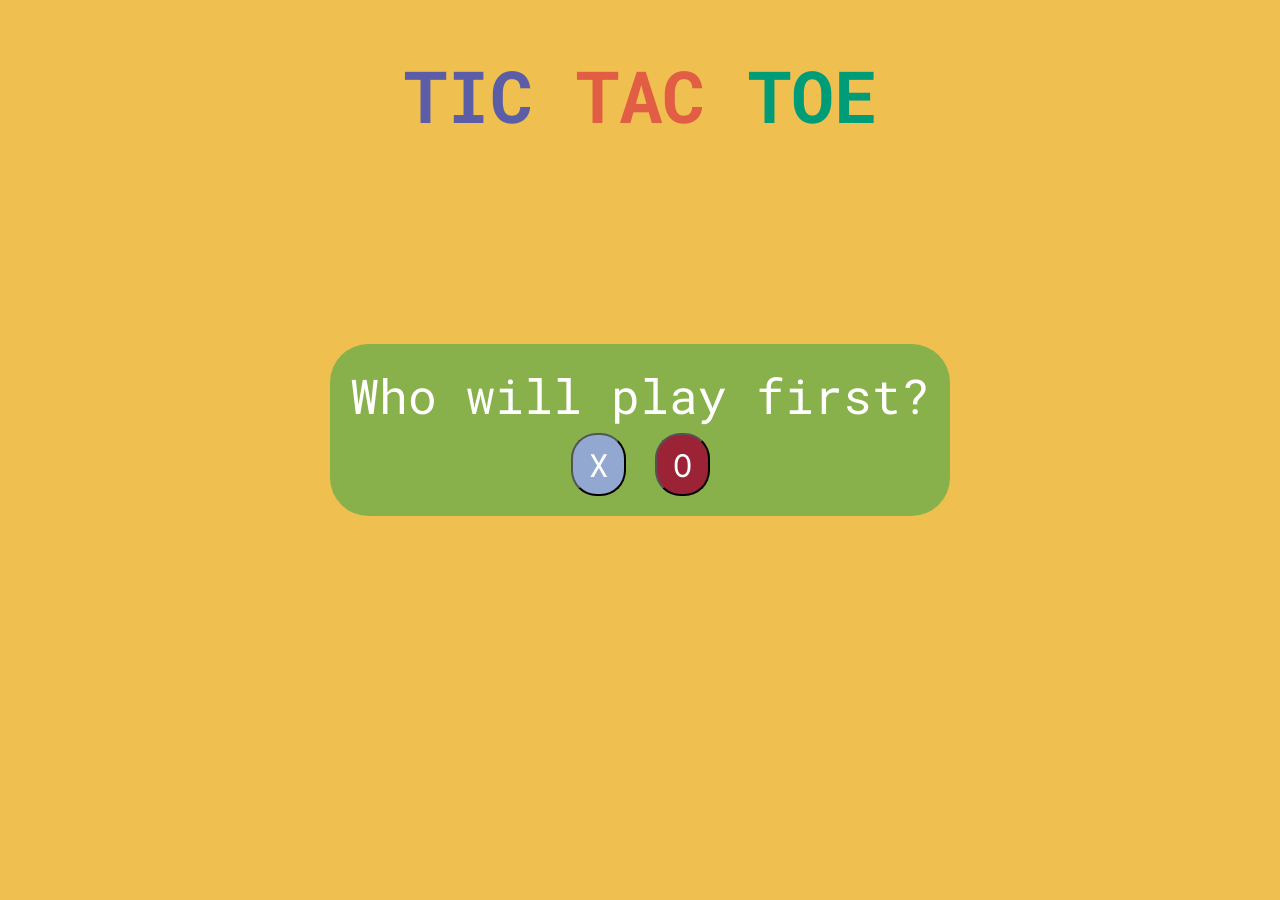
<file: luague-vincent/Tictactoe/index.html>
<!DOCTYPE html>
<html lang="en">
<head>
  <meta charset="UTF-8">
  <meta name="viewport" content="width=device-width, initial-scale=1.0">
  <meta http-equiv="X-UA-Compatible" content="ie=edge">
  <link rel="stylesheet" href="styles.css">
  <link rel="preconnect" href="https://fonts.gstatic.com">
<link href="https://fonts.googleapis.com/css2?family=Roboto+Mono:ital,wght@0,500;1,400&display=swap" rel="stylesheet">
  <script src="script.js" defer></script>
  <title>Tic Tac Toe</title>
</head>
<body>
  <header>
    <h1><span id="tic">TIC </span><span id="tac">TAC </span><span id="toe">TOE</span></h1>
</header>
<div id="container">
  <span id="turnIndicator">X's Turn</span>
  <div id="">
    <div class="board" id="board">
      <div class="cell" data-cell></div>
      <div class="cell" data-cell></div>
      <div class="cell" data-cell></div>
      <div class="cell" data-cell></div>
      <div class="cell" data-cell></div>
      <div class="cell" data-cell></div>
      <div class="cell" data-cell></div>
      <div class="cell" data-cell></div>
      <div class="cell" data-cell></div>
    </div>
    
  </div>
  <div class="next-previous">
    <button class="previous" id="previous">&laquo; </button>
    <button class="next" id="next"> &raquo;</button>
    <button id="resetBtn" class="reset">&#8635; </button>
 </div>
    <div class="winning-message" id="winningMessage">
     <div data-winning-message-text></div>
      <div class="modal-button">
         <button id="restartButton">Play Again</button>
         <button id="gameHistory">History</button>
      </div>
    </div>
    <div class="turn-container" id="turnContainer">
      <span id="firstTurn">Who will play first?</span>
      <div>
          <button id="X">X</button>
          <button id="O">O</button>
      </div>    
   </div>
</div>
</body>
</html>
</file>
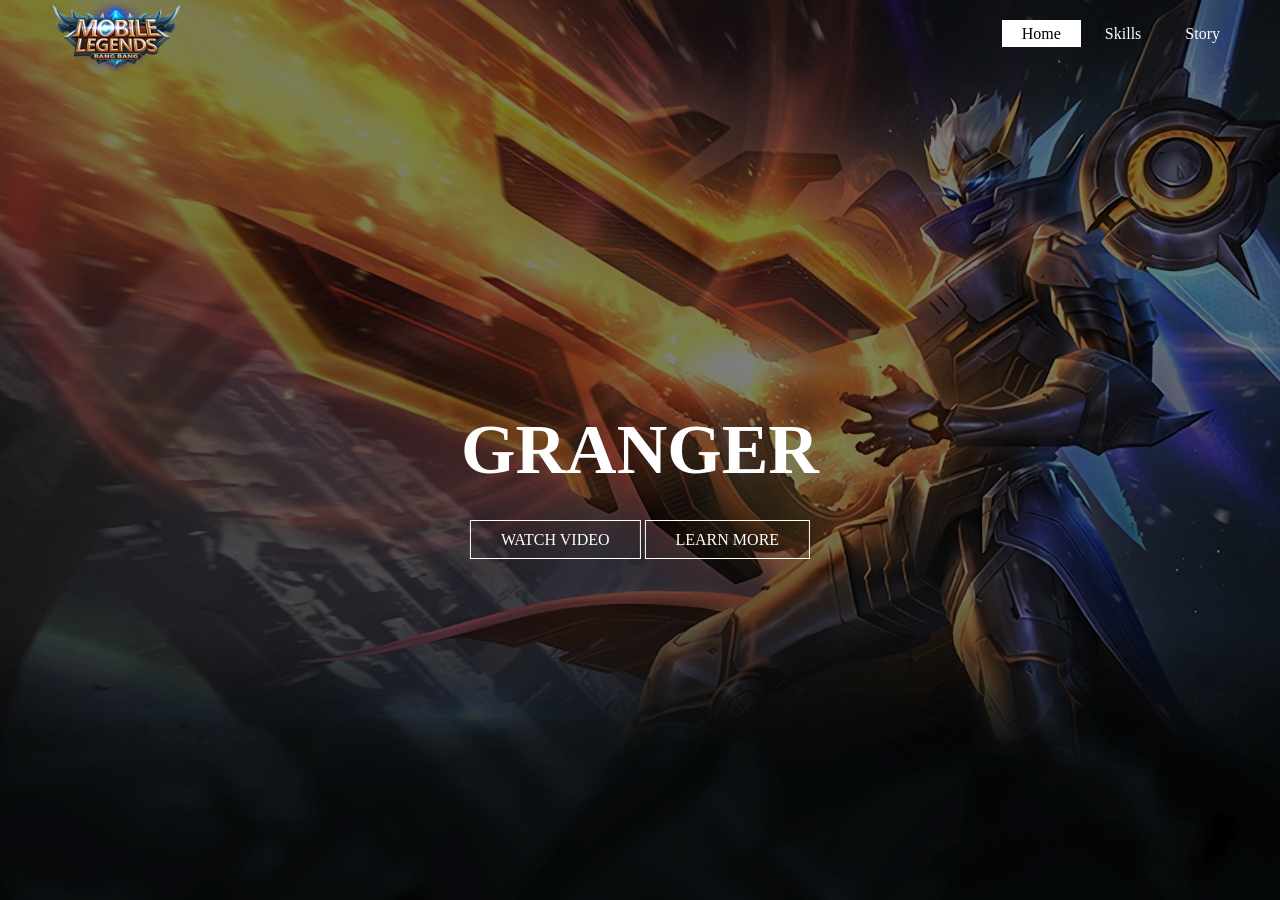
<file: luague-vincent/TributePage/index.html>
<!DOCTYPE html>
<html lang="en">
<head>
    <meta charset="UTF-8">
    <meta http-equiv="X-UA-Compatible" content="IE=edge">
    <meta name="viewport" content="width=device-width, initial-scale=1.0">
    <link rel="stylesheet" href="./style.css" />
    <title id="title">Granger</title>
    <link rel="shortcut icon" href="/luague-vincent/assets/mobilelegends.ico">
</head>
<body>
    <header>
        <div id="main">
            <div id="image-div">
                <img src="/luague-vincent/assets/mobilelegends.png">
            </div>
            <ul> 
                <li class="active"><a href="#">Home</a></li>
                <li><a href="skills.html">Skills</a></li>
                <li><a href="story.html">Story</a></li>
              
            </ul>
        </div>
        <div class="title">
            <h1>GRANGER</h1>
        </div>
        <div class="button"> 
            <a href="https://www.youtube.com/watch?v=_DW9EdbrJxc" class="btn">WATCH VIDEO</a>
            <a href="https://m.mobilelegends.com/en" class="btn">LEARN MORE</a>
        </div>
    </header>
</body>
</html>
</file>
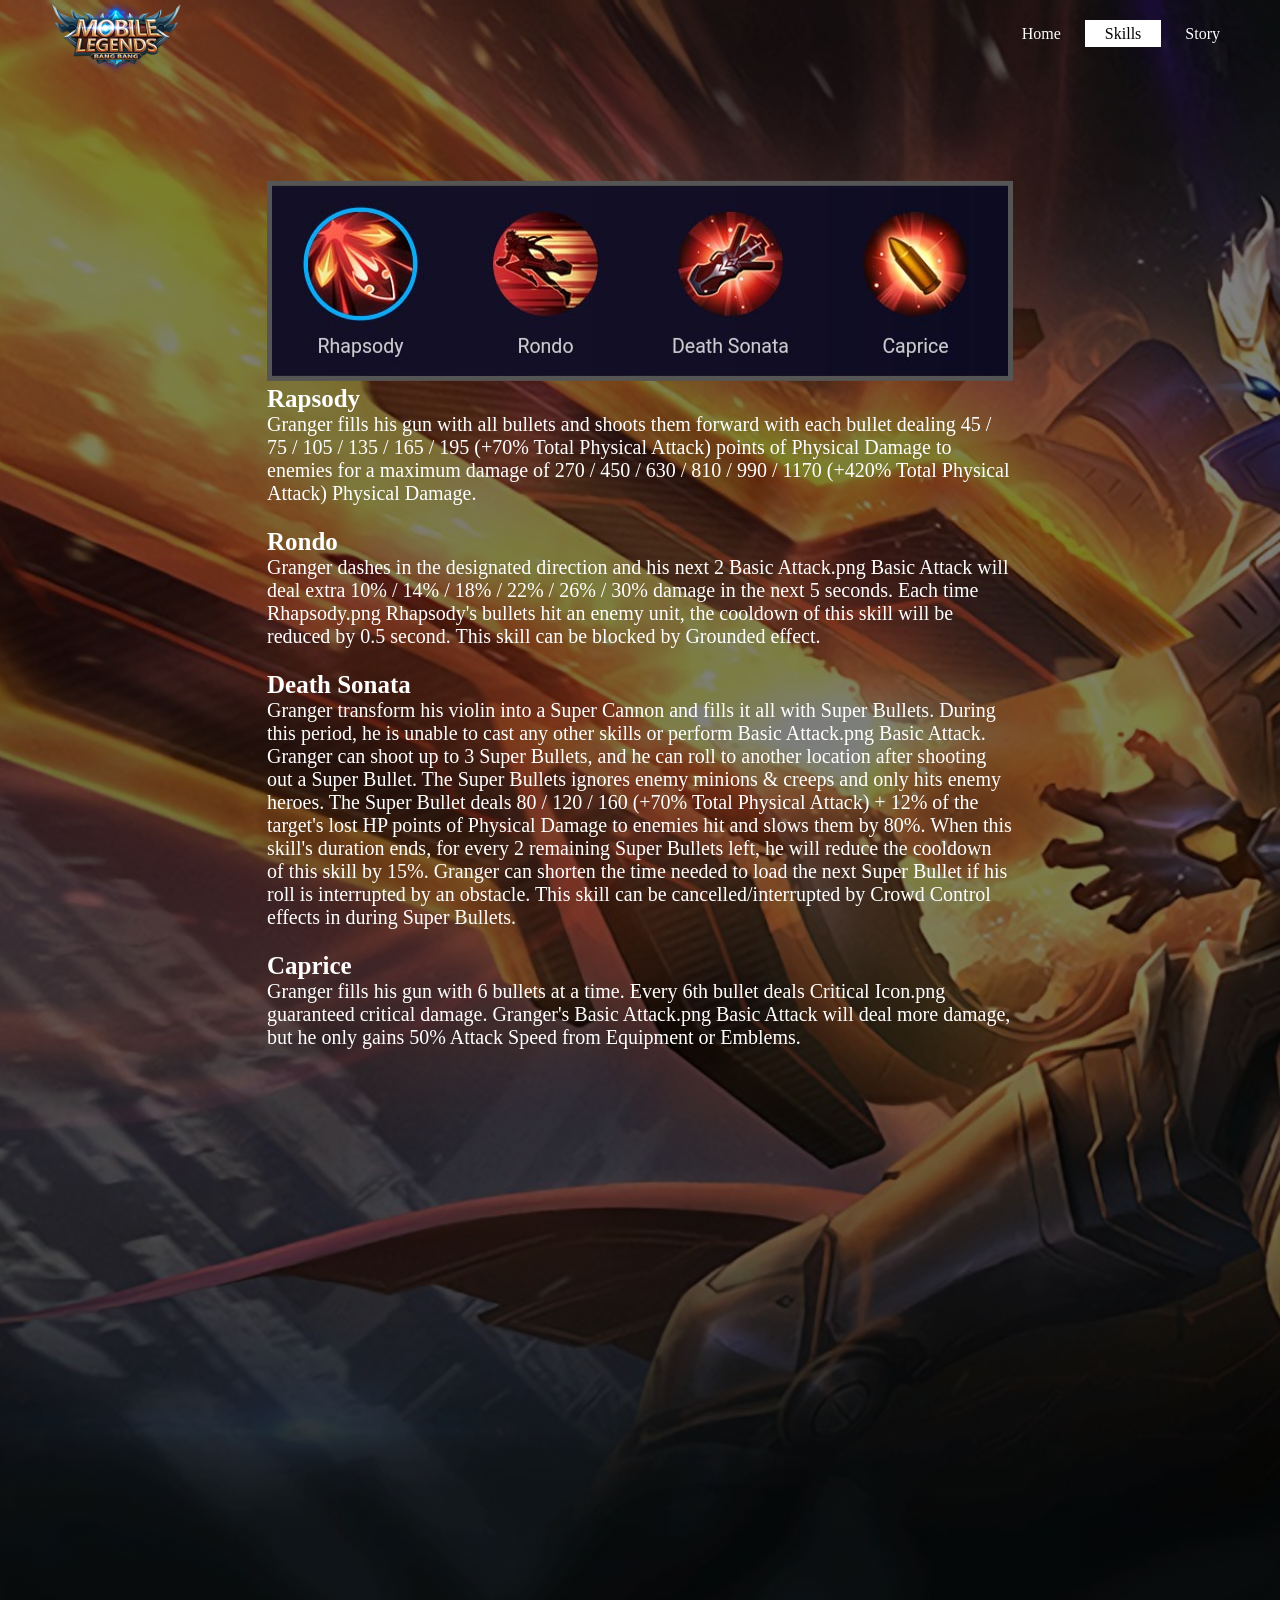
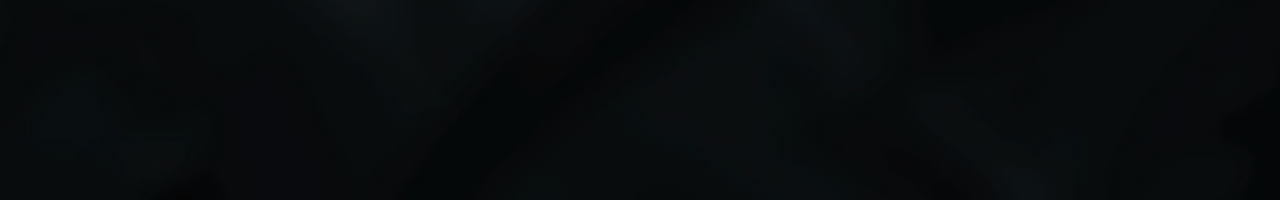
<file: luague-vincent/TributePage/skills.html>
<!DOCTYPE html>
<html lang="en">
<head>
    <meta charset="UTF-8">
    <meta http-equiv="X-UA-Compatible" content="IE=edge">
    <meta name="viewport" content="width=device-width, initial-scale=1.0">
    <link rel="stylesheet" href="./style.css" />
    <link rel="shortcut icon" href="/luague-vincent/assets/mobilelegends.ico">
    <title>Granger</title>
</head>
<body>
    <header class="headerstory">
        <div id="main">
            <div id="image-div">
                <img src="/luague-vincent/assets/mobilelegends.png">
            </div>
            <ul> 
                <li><a href="index.html">Home</a></li>
                <li class="active"><a href="#">Skills</a></li>
                <li><a href="story.html">Story</a></li>
              
            </ul>
        </div>
        <div class="titleskill">
                
                <img class="border" src="/luague-vincent/assets/skills.jpg">
                <h4> Rapsody</h4>
                <p class="skill">
                    Granger fills his gun with all bullets and shoots them forward with each bullet dealing 45 / 75 / 105 / 135 / 165 / 195 (+70% Total Physical Attack) 
                    points of Physical Damage to enemies for a maximum damage of 270 / 450 / 630 / 810 / 990 / 1170 (+420% Total Physical Attack) Physical Damage.
                    <br> <br>
                </p>
                <h4> Rondo</h4>
                <p class="skill">
                    Granger dashes in the designated direction and his next 2 Basic Attack.png Basic Attack will deal extra 10% / 14% / 18% / 22% / 26% / 30% damage in the next 5 seconds.
                    Each time Rhapsody.png Rhapsody's bullets hit an enemy unit, the cooldown of this skill will be reduced by 0.5 second.
                    This skill can be blocked by Grounded effect.
                    <br> <br>
                </p>
                <h4> Death Sonata</h4>
                <p class="skill">
                    Granger transform his violin into a Super Cannon and fills it all with Super Bullets. During this period, he is unable to cast any other skills or perform Basic Attack.png Basic Attack.
                    Granger can shoot up to 3 Super Bullets, and he can roll to another location after shooting out a Super Bullet. The Super Bullets ignores enemy minions & creeps and only hits enemy heroes.
                    The Super Bullet deals 80 / 120 / 160 (+70% Total Physical Attack) + 12% of the target's lost HP points of Physical Damage to enemies hit and slows them by 80%.
                    When this skill's duration ends, for every 2 remaining Super Bullets left, he will reduce the cooldown of this skill by 15%.
                    Granger can shorten the time needed to load the next Super Bullet if his roll is interrupted by an obstacle.
                    This skill can be cancelled/interrupted by Crowd Control effects in during Super Bullets.
                    <br> <br>
                </p>
                <h4> Caprice</h4>
                <p class="skill">
                    Granger fills his gun with 6 bullets at a time. Every 6th bullet deals Critical Icon.png guaranteed critical damage.
                    Granger's Basic Attack.png Basic Attack will deal more damage, but he only gains 50% Attack Speed from Equipment or Emblems.
                    <br> <br>
                </p>
                
        </div>
        




    </header>
</body>
</html>
</file>
<file: luague-vincent/Tictactoe/styles.css>
*,
*::after,
*::before {
  box-sizing: border-box;
}

:root {
  --cell-size: 100px;
  --mark-size: calc(var(--cell-size) * 0.9);
  --hover: #e4b36369;
}
html {
  scroll-behavior: smooth;
  font-family: "Roboto Mono", monospace;
}
body {
  margin: 0;
  background-color: #efc050;
}
header {
  width: 100%;
  display: flex;
  justify-content: center;
  align-items: center;
  background-color: #efc050;
}
#tic {
  color: #5b5ea6;
}
#tac {
  color: #e15d44;
}
#toe {
  color: #009b77;
}
.top-title {
  color: rgba(0, 0, 0, 0.7);
  font-size: 1.6rem;
  margin-bottom: 0.5rem;
  min-height: 2rem;
  text-transform: uppercase;
  text-align: center;
}
#container {
  display: flex;
  flex-direction: column;
  justify-content: space-evenly;
  align-items: center;
  text-align: center;
  width: 100%;
  height: 100%;
  background-color: #efc050;
}
h1,
#turnIndicator {
  font-size: 8vmin;
  font-weight: 700;
  background-color: #efc050;
  color: #34568b;
}
.board {
  width: 100%;
  height: 100%;
  display: grid;
  justify-content: center;
  align-content: center;
  justify-items: center;
  align-items: center;
  grid-template-columns: repeat(3, auto);
  background-color: #efc050;
}

.cell {
  width: var(--cell-size);
  height: var(--cell-size);
  border: 4px solid #872343;
  display: flex;
  justify-content: center;
  align-items: center;
  position: relative;
  cursor: pointer;
}

.cell:first-child,
.cell:nth-child(2),
.cell:nth-child(3) {
  border-top: none;
}

.cell:nth-child(3n + 1) {
  border-left: none;
}

.cell:nth-child(3n + 3) {
  border-right: none;
}

.cell:last-child,
.cell:nth-child(8),
.cell:nth-child(7) {
  border-bottom: none;
}

.cell.x,
.cell.circle {
  cursor: not-allowed;
}

.cell.x::before,
.cell.x::after {
  background-color: #b565a7;
}
.cell.circle::before {
  background-color: #165841;
}

.board.x .cell:not(.x):not(.circle):hover::before,
.board.x .cell:not(.x):not(.circle):hover::after,
.board.circle .cell:not(.x):not(.circle):hover::before {
  background-color: lightgrey;
}

.cell.x::before,
.cell.x::after,
.board.x .cell:not(.x):not(.circle):hover::before,
.board.x .cell:not(.x):not(.circle):hover::after {
  content: "";
  position: absolute;
  width: calc(var(--mark-size) * 0.15);
  height: var(--mark-size);
}

.cell.x::before,
.board.x .cell:not(.x):not(.circle):hover::before {
  transform: rotate(45deg);
}

.cell.x::after,
.board.x .cell:not(.x):not(.circle):hover::after {
  transform: rotate(-45deg);
}

.cell.circle::before,
.cell.circle::after,
.board.circle .cell:not(.x):not(.circle):hover::before,
.board.circle .cell:not(.x):not(.circle):hover::after {
  content: "";
  position: absolute;
  border-radius: 50%;
}

.cell.circle::before,
.board.circle .cell:not(.x):not(.circle):hover::before {
  width: var(--mark-size);
  height: var(--mark-size);
}

.cell.circle::after,
.board.circle .cell:not(.x):not(.circle):hover::after {
  width: calc(var(--mark-size) * 0.7);
  height: calc(var(--mark-size) * 0.7);
  background-color: #efc050;
}
.cell:hover {
  cursor: pointer;
}

.winning-message {
  display: none;
  position: fixed;
  padding: 20px;
  border-radius: 0.8em;
  background-color: #88b04b;
  justify-content: center;
  align-items: center;
  color: white;
  font-size: 5rem;
  flex-direction: column;
}

.winning-message button {
  font-size: 2rem;
  background-color: white;
  border-radius: 0.8em;
  padding: 0.25em 0.5em;
  cursor: pointer;
  font-family: "Roboto Mono", monospace;
  color: white;
}
#restartButton {
  background-color: #92a8d1;
}
#gameHistory {
  background-color: #9b2335;
}

.winning-message button:hover {
  background-color: black;
  color: rgb(43, 179, 72);
  border-color: white;
}

.winning-message.show {
  display: flex;
}
/* MODAL */
.modal-bg {
  position: fixed;
  height: 100vh;
  width: 100%;
  padding: 0.5em;
  display: flex;
  justify-content: center;
  align-items: center;
  text-align: center;
  background-color: rgba(0, 0, 0, 0.5);
  display: none;
}
.modal {
  letter-spacing: 4px;
  background-color: #ffffff;
  border-radius: 0.8em;
  padding: 2em 0;
  color: var(--black);
  line-height: 60px;
}
#modal-header,
#modal-text {
  font-size: 7vmin;
  font-weight: 700;
}
#modal-header {
  color: var(--yellow);
}
.modal-btn {
  margin-top: 1.5em;
}
.modal-btn button {
  width: 16em;
  padding: 1em 0;
}
#historyBtn,
#newBtn {
  background-color: blue;
}

/* Turn Container */
.turn-container {
  display: flex;
  position: fixed;
  padding: 20px;
  border-radius: 0.8em;
  background-color: #88b04b;
  justify-content: center;
  align-items: center;
  color: white;
  font-size: 3rem;
  flex-direction: column;
}
.turn-container button {
  font-size: 2rem;
  background-color: white;
  border-radius: 0.8em;
  padding: 0.25em 0.5em;
  cursor: pointer;
  font-family: "Roboto Mono", monospace;
  color: white;
}
#X {
  background-color: #92a8d1;
}
#O {
  background-color: #9b2335;
}
.next {
  background-color: #92a8d1;
  visibility: hidden;
}
.previous {
  background-color: #9b2335;
  visibility: hidden;
}
.reset {
  background-color: #ff6f61;
}

#board button {
  font-size: 2rem;
  border-radius: 0.8em;
  padding: 0.25em 0.5em;
  cursor: pointer;
  font-family: "Roboto Mono", monospace;
  color: white;
}

.next-previous {
  padding-top: 20px;
}
.next-previous button {
  font-size: 2rem;
  border-radius: 0.8em;
  padding: 0.25em 0.5em;
  cursor: pointer;
  font-family: "Roboto Mono", monospace;
  color: white;
}

/* Win */
.cell.won::before {
  background: black;
}
</file>
<file: luague-vincent/TributePage/style.css>
*{
   margin: 0;
   padding: 0;
   font-family: Century Gothic;
  
  }
  header{
     background-image:linear-gradient(rgba(0,0,0,0.5),rgba(0,0,0,0.5)), url(/luague-vincent/assets/Granger.jpg);
     height: 100vh;
     background-size: cover;
     background-position: center;
     background-repeat: repeat;
  }
  .headerstory{
     background-image:linear-gradient(rgba(0,0,0,0.5),rgba(0,0,0,0.5)), url(/luague-vincent/assets/Granger.jpg);
     height: 200vh;
     background-size: cover;
     background-position: center;
     background-repeat: repeat;
  }    
  #details{
     background-color: transparent;
     width: 300px;
     border: 5px solid #555;
     padding: 30px;
     margin: 20px;
     position: absolute;
     top: 50%;
     left: 45%;
     transform: translate(-150%,-50%);
     color: white;
  }
  #details2{
     background-color: transparent;
     width: 300px;
     border: 5px solid #555;
     padding: 30px;
     margin: 20px;
     position: absolute;
     top: 50%;
     left: 110%;
     transform: translate(-150%,-50%);
     color: white;
  }
  #detailstory{
     background-color: transparent;
     width: 280px;
     border: 5px solid #555;
     padding: 8px;
     margin: 5px;
     position: absolute;
     top: 130%;
     left: 35%;
     transform: translate(-150%,-50%);
     color: white;
  }
  #detailstory2{
     background-color: transparent;
     width: 280px;
     border: 5px solid #555;
     padding: 8px;
     margin: 5px;
     position: absolute;
     top: 130%;
     left: 110%;
     transform: translate(-150%,-50%);
     color: white;
  }
  ul{
     float: right;
     list-style-type: none;
     margin-top: 25px;
  }
  ul li {
     display: inline-block;
  }
  ul li a{
     text-decoration: none;
     color:#fff; 
     padding: 5px 20px;
     border: 1 px solid transparent;
  }
  ul li a:hover{
     background-color: #fff;
     color: #000;
  }
  ul li.active a{
     background-color: #fff;
     color: #000;
  }
  #image-div img{
     float: left;
     width: 150px;
     height: auto;
  }
   #main{
  max-width: 1200px;
  margin: auto;
  }
  .title{
     position: absolute;
     top: 50%;
     left: 50%;
     transform: translate(-50%,-50%);
  }
   #titlestory{
     position: absolute;
     top: 10%;
     left: 50%;
     align-items: center;
  }
  .titlestory2{
   position: absolute;
   top: 110%;
   left: 1%;
   color: white;
   font-size: 15px;
   
}
.titlestory3{
   position: absolute;
   top: 110%;
   left: 78%;
   color: white;
   font-size: 15px;
  
}

  .stats{
   position: absolute;
   top: 160%;
   left: 50%;
   transform: translate(-55%,-50%);
}
   .picsize{
       width: 800px;
       height: 500px;
   }
  .characteristics{
     position: absolute;
     top: 50%;
     left: 50%;
     transform: translate(50%,-50%);
  }
  .titleskill{
     position: absolute;
     top: 30%;
     left: 50%;
     transform: translate(-50%,-10%);
     align-items: center;
  }
  .title h1{
     color: white;
     font-size: 70px;
  }
  .titlestory h4{
     color: white;
     font-size: 50px; 
  }
  .skillimage{
     height: 300;
     width: 500px;
     align-items: center;
  }
  
  #titlestory p{
     color: white;
     font-size: 18px;
  
  }
  .titleskill h3{
     color: white;
     font-size: 50px;
  
  }
  .titleskill h4{
     color: white;
     font-size: 25px;

  }
  .border{
     border: 5px solid #555;
  }
  #picturestory .picsizestory{
   width: 100%;
   max-width: 300px;
   height: auto;
   transform: translate(-70%,30%);
   border: 5px solid #555;
   
  }
  #picturestory .picsizestory2{
   width: 100%;
   max-width: 300px;
   height: auto;
   transform: translate(155%,30%);
   border: 5px solid #555;
   
  }
  #titlestory .storyline{
     position: relative;
     top: 50%;
     right: 100%;
     transform: translate(50%,10%);
  
  }
  
  .button{
     position: absolute;
     top: 60%;
     left: 50%;
     transform: translate(-50%,-50%);
  }
  .btn{
     border: 1px solid white;
     padding: 10px 30px;
     color: white;
     text-decoration: none;
     transition: 0.6s ease;
  }
  .btn :hover{
     background-color: #fff;
     color: #000;
  }
  
  .skill{
     color: white;
     display: table-cell;
     list-style-type: none;
     vertical-align: middle;
     font-size: 20px;
     justify-content: center;
  }
  #thirdDiv{
     height: 50%;
     padding: 50px;
     width: 500px;
     text-align: center;
  }
  .divClass{
     margin: auto;
     text-align: center;
     width: 100px;
     height: 10px;
  }
</file>
